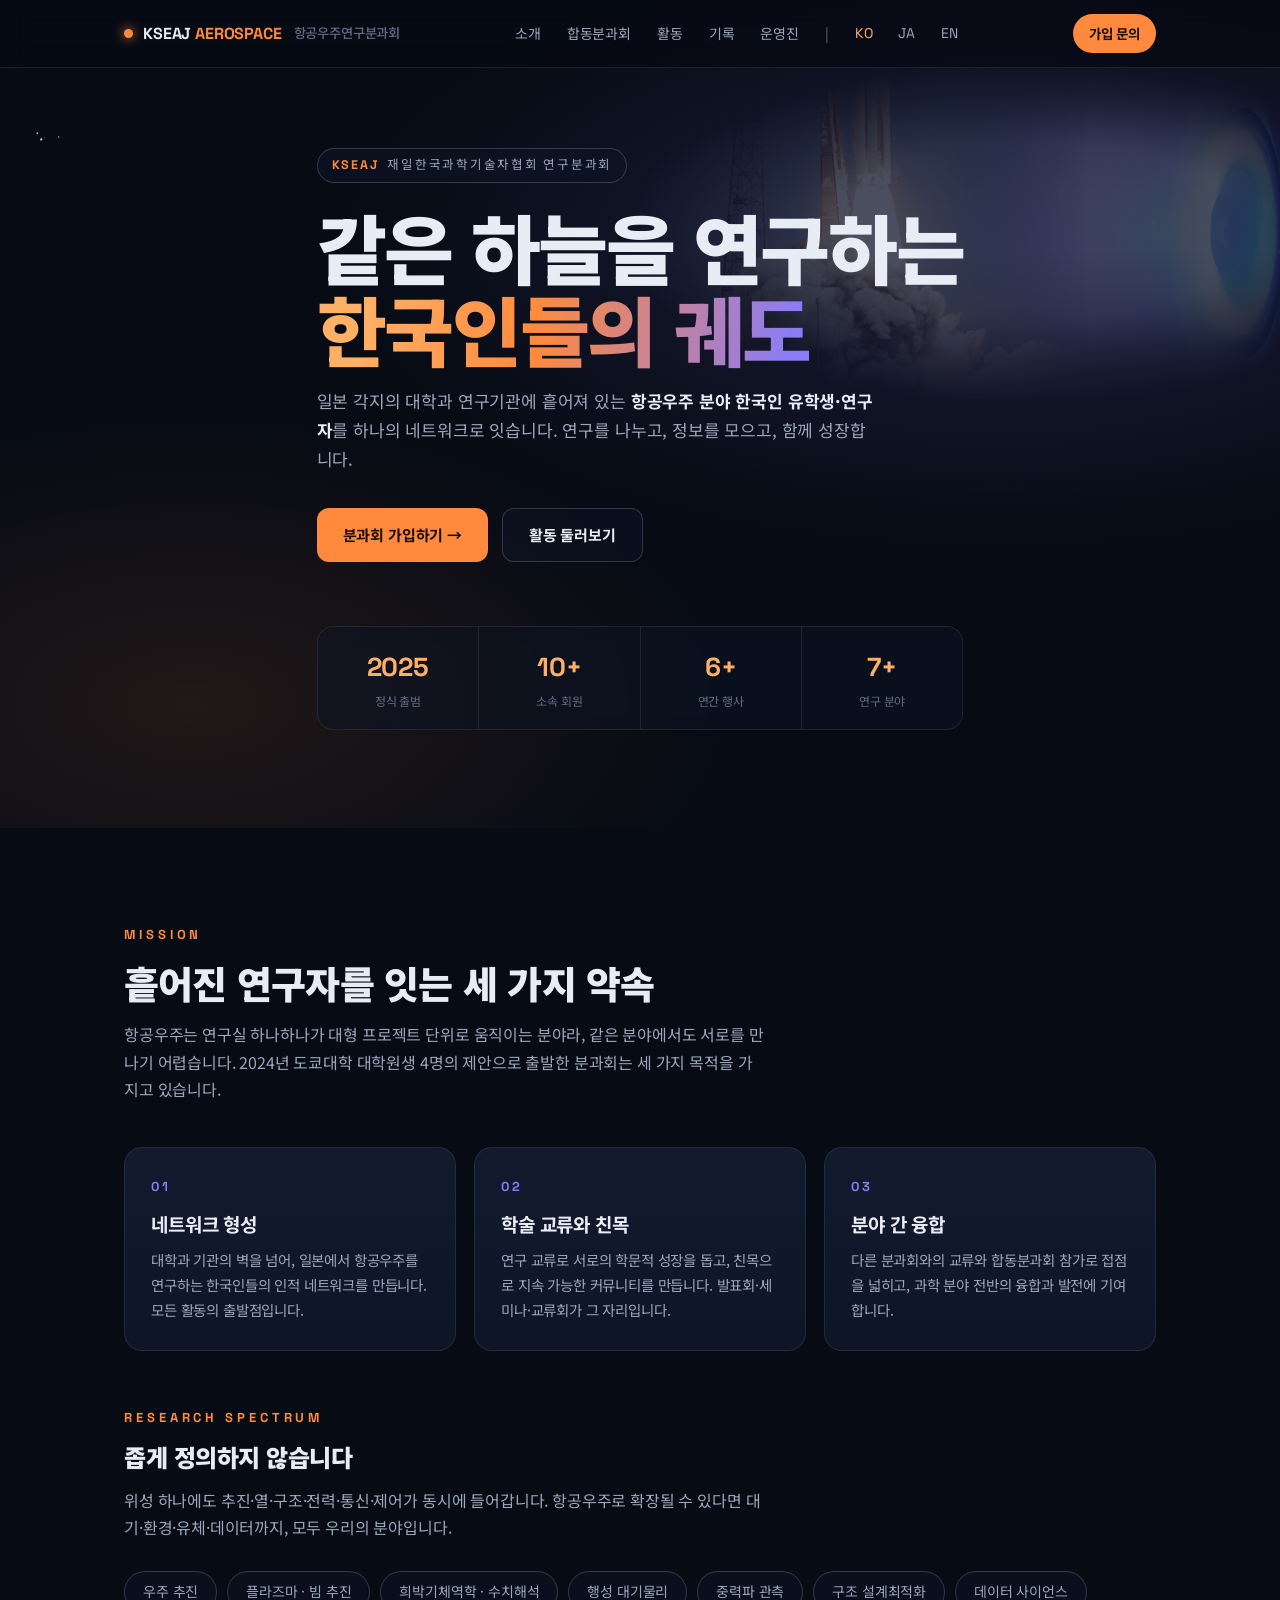
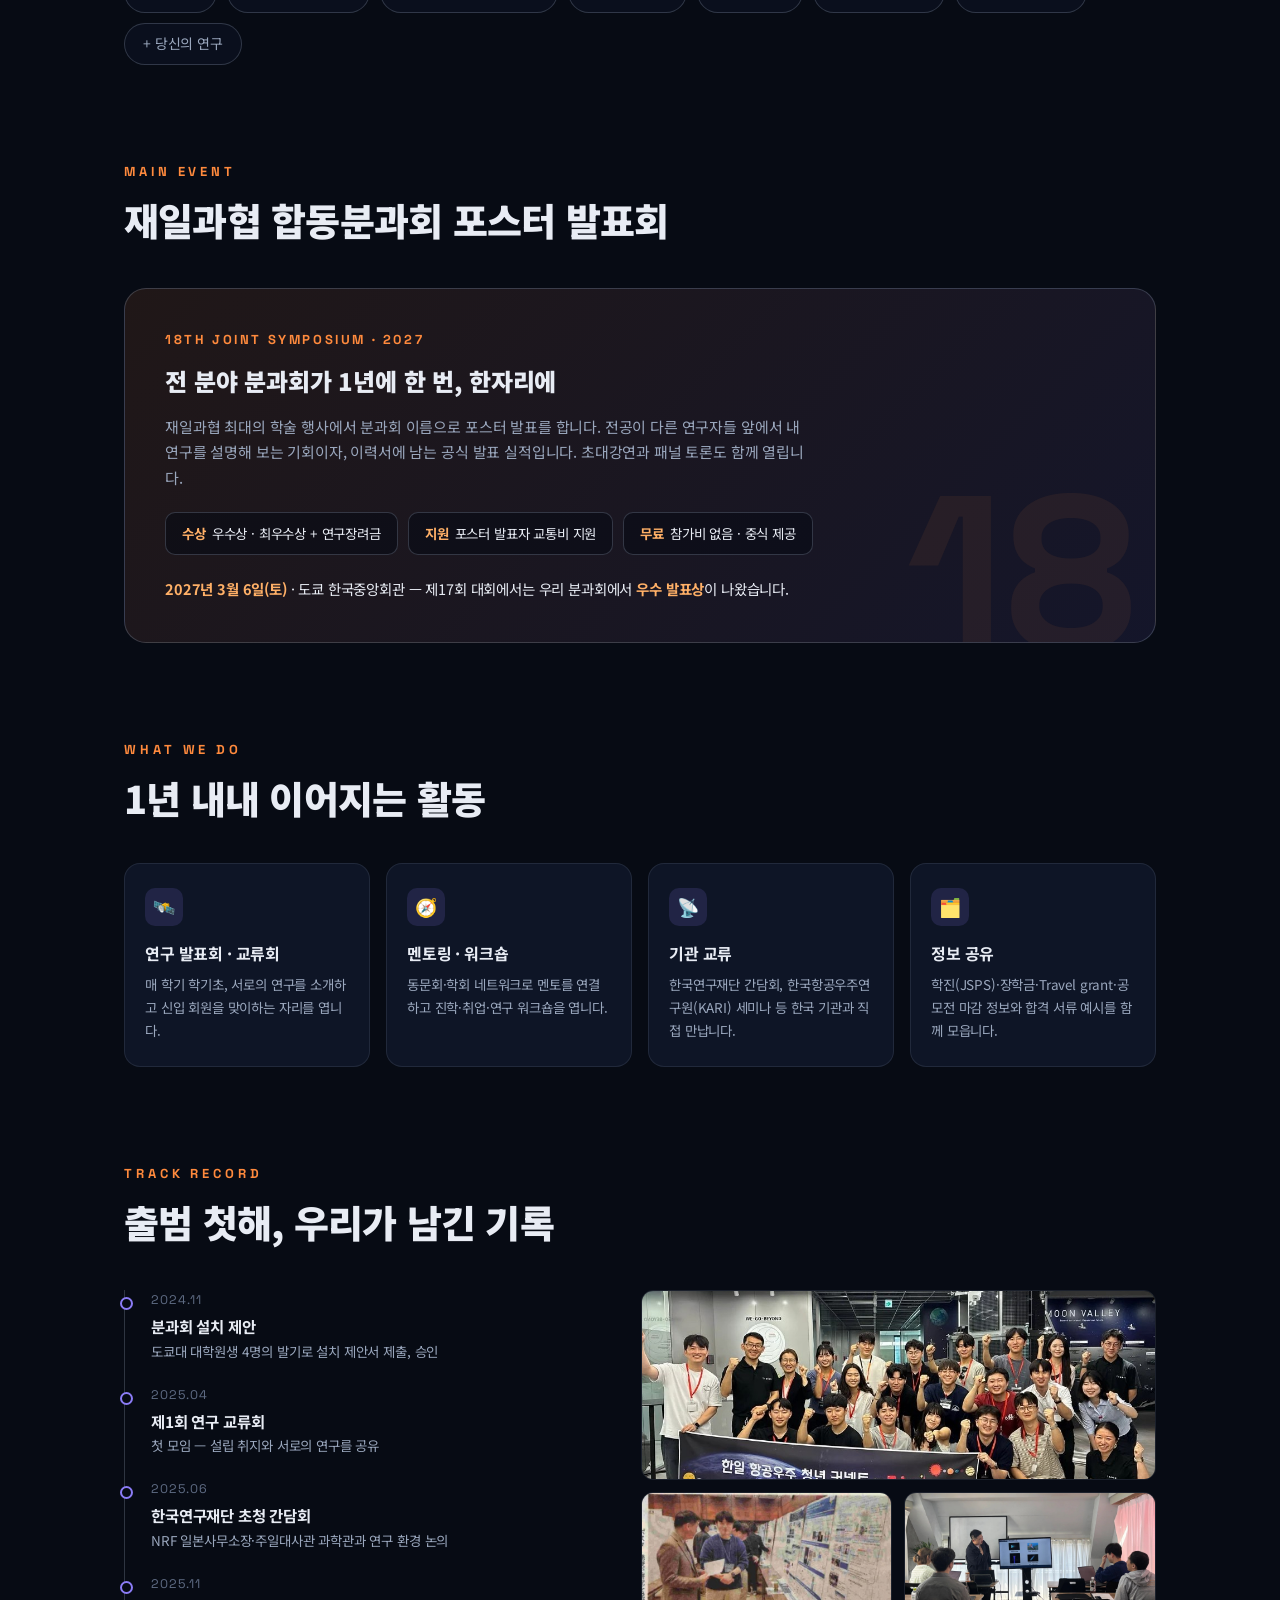
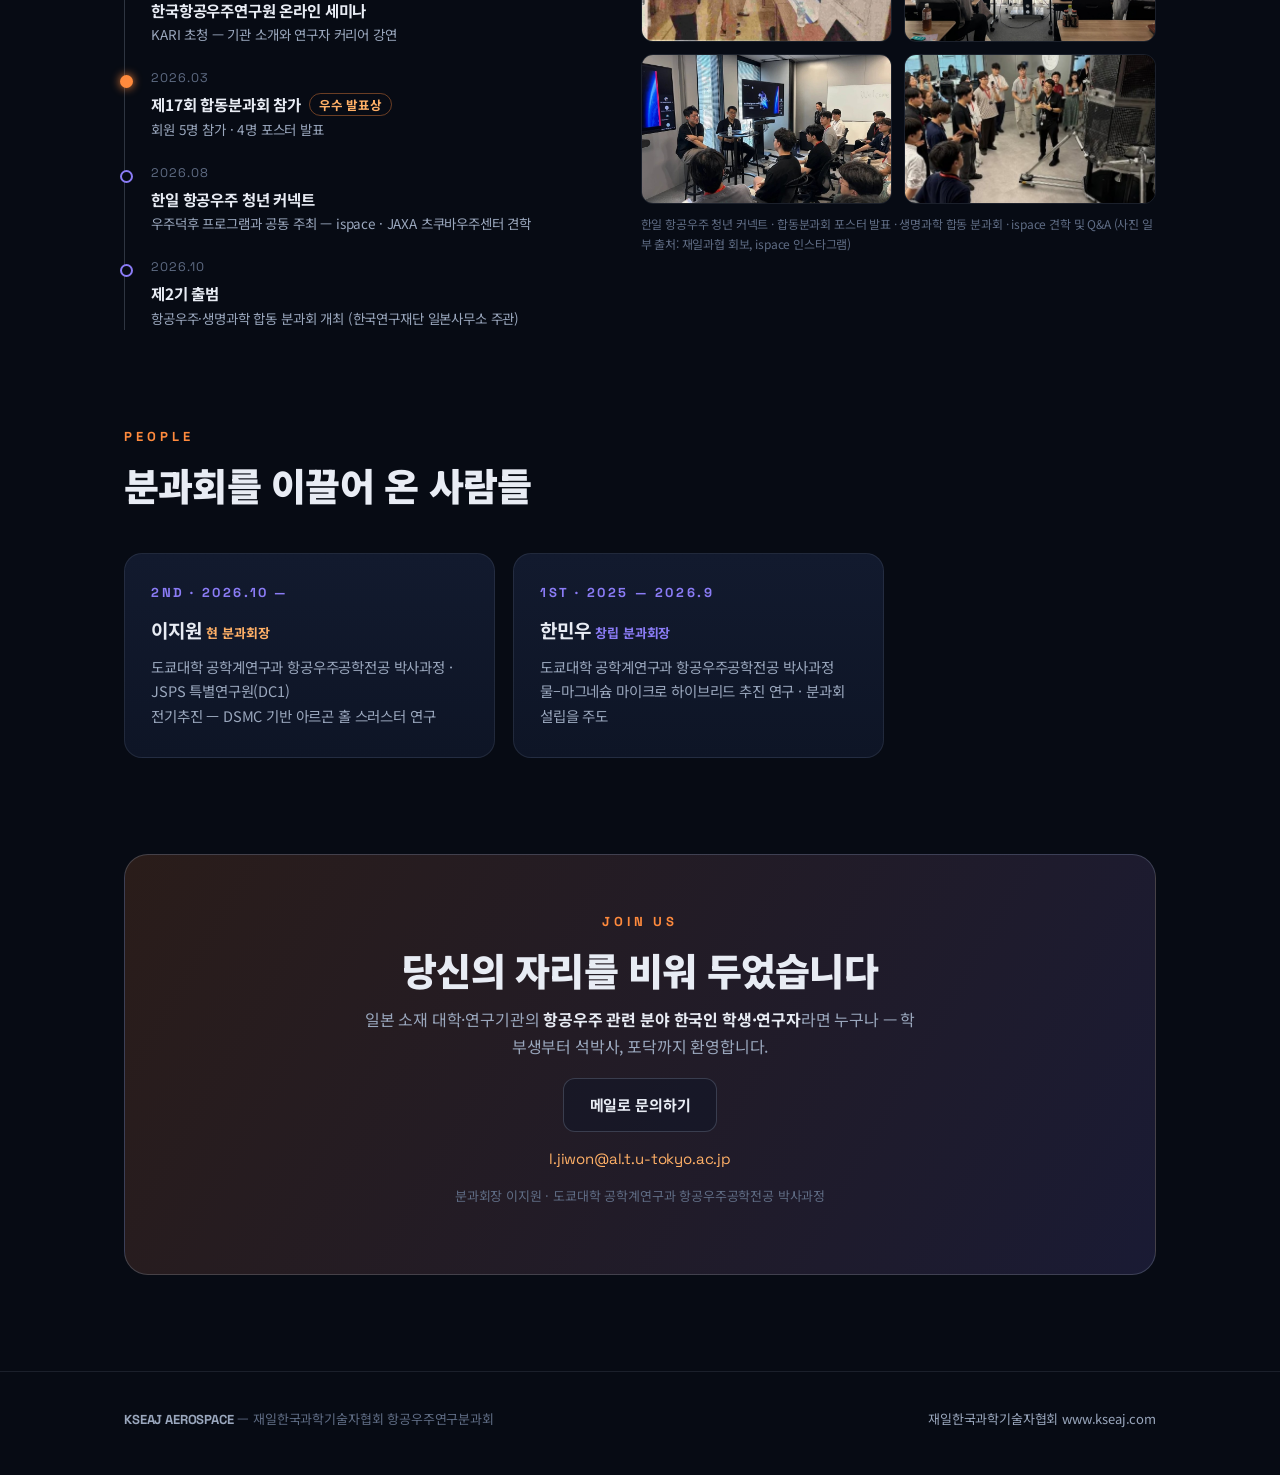
<file: index.html>
<!doctype html>
<html lang="ko">
<head>
<meta charset="utf-8">
<meta name="viewport" content="width=device-width,initial-scale=1">
<title>항공우주연구분과회 — 재일한국과학기술자협회</title>
<meta name="description" content="일본에서 항공우주를 연구하는 한국인 유학생·연구자의 네트워크. 재일한국과학기술자협회(KSEAJ) 항공우주연구분과회.">
<link rel="preconnect" href="https://fonts.googleapis.com">
<link href="https://fonts.googleapis.com/css2?family=Noto+Sans+KR:wght@400;500;700;900&family=Space+Grotesk:wght@500;700&display=swap" rel="stylesheet">
<link rel="stylesheet" href="style.css">
</head>
<body>

<nav><div class="in">
  <a class="brand" href="#top"><span class="dot"></span><span class="en">KSEAJ <b style="color:var(--flame)">AEROSPACE</b></span><small>항공우주연구분과회</small></a>
  <div class="links">
    <a href="#about">소개</a><a href="#event">합동분과회</a><a href="#activity">활동</a><a href="#history">기록</a><a href="#people">운영진</a>
    <span style="color:var(--dim)">|</span>
    <a class="en" href="index.html" style="color:var(--flame2)">KO</a><a class="en" href="ja.html">JA</a><a class="en" href="en.html">EN</a>
  </div>
  <a class="join" href="#join">가입 문의</a>
</div></nav>

<header class="hero" id="top">
  <canvas id="stars"></canvas>
  <img class="glow" src="img/hero.jpg" alt="">
  <div class="wrap in">
    <span class="kick en"><b>KSEAJ</b> 재일한국과학기술자협회 연구분과회</span>
    <h1>같은 하늘을 연구하는<br><span class="grad">한국인들의 궤도</span></h1>
    <p class="lead">일본 각지의 대학과 연구기관에 흩어져 있는 <b>항공우주 분야 한국인 유학생·연구자</b>를 하나의 네트워크로 잇습니다. 연구를 나누고, 정보를 모으고, 함께 성장합니다.</p>
    <div class="cta">
      <a class="btn pri" href="#join">분과회 가입하기 →</a>
      <a class="btn sec" href="#activity">활동 둘러보기</a>
    </div>
    <div class="stats">
      <div class="stat"><div class="n en">2025</div><div class="l">정식 출범</div></div>
      <div class="stat"><div class="n en">10+</div><div class="l">소속 회원</div></div>
      <div class="stat"><div class="n en">6+</div><div class="l">연간 행사</div></div>
      <div class="stat"><div class="n en">7+</div><div class="l">연구 분야</div></div>
    </div>
  </div>
</header>

<section id="about"><div class="wrap">
  <div class="reveal">
    <div class="sec-kick en">MISSION</div>
    <h2>흩어진 연구자를 잇는 세 가지 약속</h2>
    <p class="sec-sub">항공우주는 연구실 하나하나가 대형 프로젝트 단위로 움직이는 분야라, 같은 분야에서도 서로를 만나기 어렵습니다. 2024년 도쿄대학 대학원생 4명의 제안으로 출발한 분과회는 세 가지 목적을 가지고 있습니다.</p>
  </div>
  <div class="cards3">
    <div class="card reveal"><div class="num en">01</div><h3>네트워크 형성</h3><p>대학과 기관의 벽을 넘어, 일본에서 항공우주를 연구하는 한국인들의 인적 네트워크를 만듭니다. 모든 활동의 출발점입니다.</p></div>
    <div class="card reveal"><div class="num en">02</div><h3>학술 교류와 친목</h3><p>연구 교류로 서로의 학문적 성장을 돕고, 친목으로 지속 가능한 커뮤니티를 만듭니다. 발표회·세미나·교류회가 그 자리입니다.</p></div>
    <div class="card reveal"><div class="num en">03</div><h3>분야 간 융합</h3><p>다른 분과회와의 교류와 합동분과회 참가로 접점을 넓히고, 과학 분야 전반의 융합과 발전에 기여합니다.</p></div>
  </div>
  <div class="reveal" style="margin-top:56px">
    <div class="sec-kick en">RESEARCH SPECTRUM</div>
    <h2 style="font-size:24px">좁게 정의하지 않습니다</h2>
    <p class="sec-sub">위성 하나에도 추진·열·구조·전력·통신·제어가 동시에 들어갑니다. 항공우주로 확장될 수 있다면 대기·환경·유체·데이터까지, 모두 우리의 분야입니다.</p>
    <div class="chips">
      <span class="chip">우주 추진</span><span class="chip">플라즈마 · 빔 추진</span><span class="chip">희박기체역학 · 수치해석</span><span class="chip">행성 대기물리</span><span class="chip">중력파 관측</span><span class="chip">구조 설계최적화</span><span class="chip">데이터 사이언스</span><span class="chip">+ 당신의 연구</span>
    </div>
  </div>
</div></section>

<section id="event" style="padding-top:0"><div class="wrap">
  <div class="reveal">
    <div class="sec-kick en">MAIN EVENT</div>
    <h2>재일과협 합동분과회 포스터 발표회</h2>
  </div>
  <div class="event reveal">
    <h3><small class="en">18TH JOINT SYMPOSIUM · 2027</small>전 분야 분과회가 1년에 한 번, 한자리에</h3>
    <p>재일과협 최대의 학술 행사에서 분과회 이름으로 포스터 발표를 합니다. 전공이 다른 연구자들 앞에서 내 연구를 설명해 보는 기회이자, 이력서에 남는 공식 발표 실적입니다. 초대강연과 패널 토론도 함께 열립니다.</p>
    <div class="tags">
      <span class="tag"><b>수상</b>우수상 · 최우수상 + 연구장려금</span>
      <span class="tag"><b>지원</b>포스터 발표자 교통비 지원</span>
      <span class="tag"><b>무료</b>참가비 없음 · 중식 제공</span>
    </div>
    <div class="meta"><b>2027년 3월 6일(토)</b> · 도쿄 한국중앙회관 — 제17회 대회에서는 우리 분과회에서 <b>우수 발표상</b>이 나왔습니다.</div>
  </div>
</div></section>

<section id="activity" style="padding-top:0"><div class="wrap">
  <div class="reveal">
    <div class="sec-kick en">WHAT WE DO</div>
    <h2>1년 내내 이어지는 활동</h2>
  </div>
  <div class="acts">
    <div class="act reveal"><div class="ic">🛰️</div><h4>연구 발표회 · 교류회</h4><p>매 학기 학기초, 서로의 연구를 소개하고 신입 회원을 맞이하는 자리를 엽니다.</p></div>
    <div class="act reveal"><div class="ic">🧭</div><h4>멘토링 · 워크숍</h4><p>동문회·학회 네트워크로 멘토를 연결하고 진학·취업·연구 워크숍을 엽니다.</p></div>
    <div class="act reveal"><div class="ic">📡</div><h4>기관 교류</h4><p>한국연구재단 간담회, 한국항공우주연구원(KARI) 세미나 등 한국 기관과 직접 만납니다.</p></div>
    <div class="act reveal"><div class="ic">🗂️</div><h4>정보 공유</h4><p>학진(JSPS)·장학금·Travel grant·공모전 마감 정보와 합격 서류 예시를 함께 모읍니다.</p></div>
  </div>
</div></section>

<section id="history" style="padding-top:0"><div class="wrap">
  <div class="reveal">
    <div class="sec-kick en">TRACK RECORD</div>
    <h2>출범 첫해, 우리가 남긴 기록</h2>
  </div>
  <div class="history">
    <div class="tl reveal">
      <div class="item"><div class="d">2024.11</div><div class="t">분과회 설치 제안</div><div class="s">도쿄대 대학원생 4명의 발기로 설치 제안서 제출, 승인</div></div>
      <div class="item"><div class="d">2025.04</div><div class="t">제1회 연구 교류회</div><div class="s">첫 모임 — 설립 취지와 서로의 연구를 공유</div></div>
      <div class="item"><div class="d">2025.06</div><div class="t">한국연구재단 초청 간담회</div><div class="s">NRF 일본사무소장·주일대사관 과학관과 연구 환경 논의</div></div>
      <div class="item"><div class="d">2025.11</div><div class="t">한국항공우주연구원 온라인 세미나</div><div class="s">KARI 초청 — 기관 소개와 연구자 커리어 강연</div></div>
      <div class="item hot"><div class="d">2026.03</div><div class="t">제17회 합동분과회 참가<span class="win">우수 발표상</span></div><div class="s">회원 5명 참가 · 4명 포스터 발표</div></div>
      <div class="item"><div class="d">2026.08</div><div class="t">한일 항공우주 청년 커넥트</div><div class="s">우주덕후 프로그램과 공동 주최 — ispace · JAXA 츠쿠바우주센터 견학</div></div>
      <div class="item"><div class="d">2026.10</div><div class="t">제2기 출범</div><div class="s">항공우주·생명과학 합동 분과회 개최 (한국연구재단 일본사무소 주관)</div></div>
    </div>
    <div class="reveal">
      <div class="gal">
        <div class="wide"><img src="img/act3a.jpg" alt="한일 항공우주 청년 커넥트 in Tokyo"></div>
        <img src="img/act1.jpg" alt="합동분과회 포스터 발표">
        <img src="img/act2.jpg" alt="항공우주·생명과학 합동 분과회">
        <img src="img/act3b.jpg" alt="ispace Q&A">
        <img src="img/act3c.jpg" alt="ispace 위성 견학">
      </div>
      <div class="gal-cap">한일 항공우주 청년 커넥트 · 합동분과회 포스터 발표 · 생명과학 합동 분과회 · ispace 견학 및 Q&amp;A (사진 일부 출처: 재일과협 회보, ispace 인스타그램)</div>
    </div>
  </div>
</div></section>

<section id="people" style="padding-top:0"><div class="wrap">
  <div class="reveal">
    <div class="sec-kick en">PEOPLE</div>
    <h2>분과회를 이끌어 온 사람들</h2>
  </div>
  <div class="cards3" style="grid-template-columns:repeat(2,1fr);max-width:760px">
    <div class="card reveal">
      <div class="num en">2ND · 2026.10 —</div>
      <h3>이지원 <span style="font-size:13px;color:var(--flame2);font-weight:700">현 분과회장</span></h3>
      <p>도쿄대학 공학계연구과 항공우주공학전공 박사과정 · JSPS 특별연구원(DC1)<br>전기추진 — DSMC 기반 아르곤 홀 스러스터 연구</p>
    </div>
    <div class="card reveal">
      <div class="num en">1ST · 2025 — 2026.9</div>
      <h3>한민우 <span style="font-size:13px;color:var(--plume);font-weight:700">창립 분과회장</span></h3>
      <p>도쿄대학 공학계연구과 항공우주공학전공 박사과정<br>물–마그네슘 마이크로 하이브리드 추진 연구 · 분과회 설립을 주도</p>
    </div>
  </div>
</div></section>

<section id="join" style="padding-top:0"><div class="wrap">
  <div class="join-box reveal">
    <div class="sec-kick en" style="letter-spacing:.3em">JOIN US</div>
    <h2>당신의 자리를 비워 두었습니다</h2>
    <p>일본 소재 대학·연구기관의 <b>항공우주 관련 분야 한국인 학생·연구자</b>라면 누구나 — 학부생부터 석박사, 포닥까지 환영합니다.</p>
    <p style="margin-top:18px;display:flex;gap:12px;justify-content:center;flex-wrap:wrap">
      <a class="btn pri" id="formBtn" href="#" style="display:none">가입 신청서 작성하기 →</a>
      <a class="btn sec" href="mailto:l.jiwon@al.t.u-tokyo.ac.jp?subject=[항공우주분과회] 가입 문의">메일로 문의하기</a>
    </p>
    <span class="mail">l.jiwon@al.t.u-tokyo.ac.jp</span>
    <p style="font-size:13px;color:var(--dim);margin-top:14px">분과회장 이지원 · 도쿄대학 공학계연구과 항공우주공학전공 박사과정</p>
  </div>
</div></section>

<footer><div class="in">
  <div><span class="en" style="color:var(--sub);font-weight:700">KSEAJ AEROSPACE</span> — 재일한국과학기술자협회 항공우주연구분과회</div>
  <div><a href="https://www.kseaj.com" target="_blank" rel="noopener">재일한국과학기술자협회 www.kseaj.com</a></div>
</div></footer>

<script src="site.js"></script>
</body>
</html>
</file>
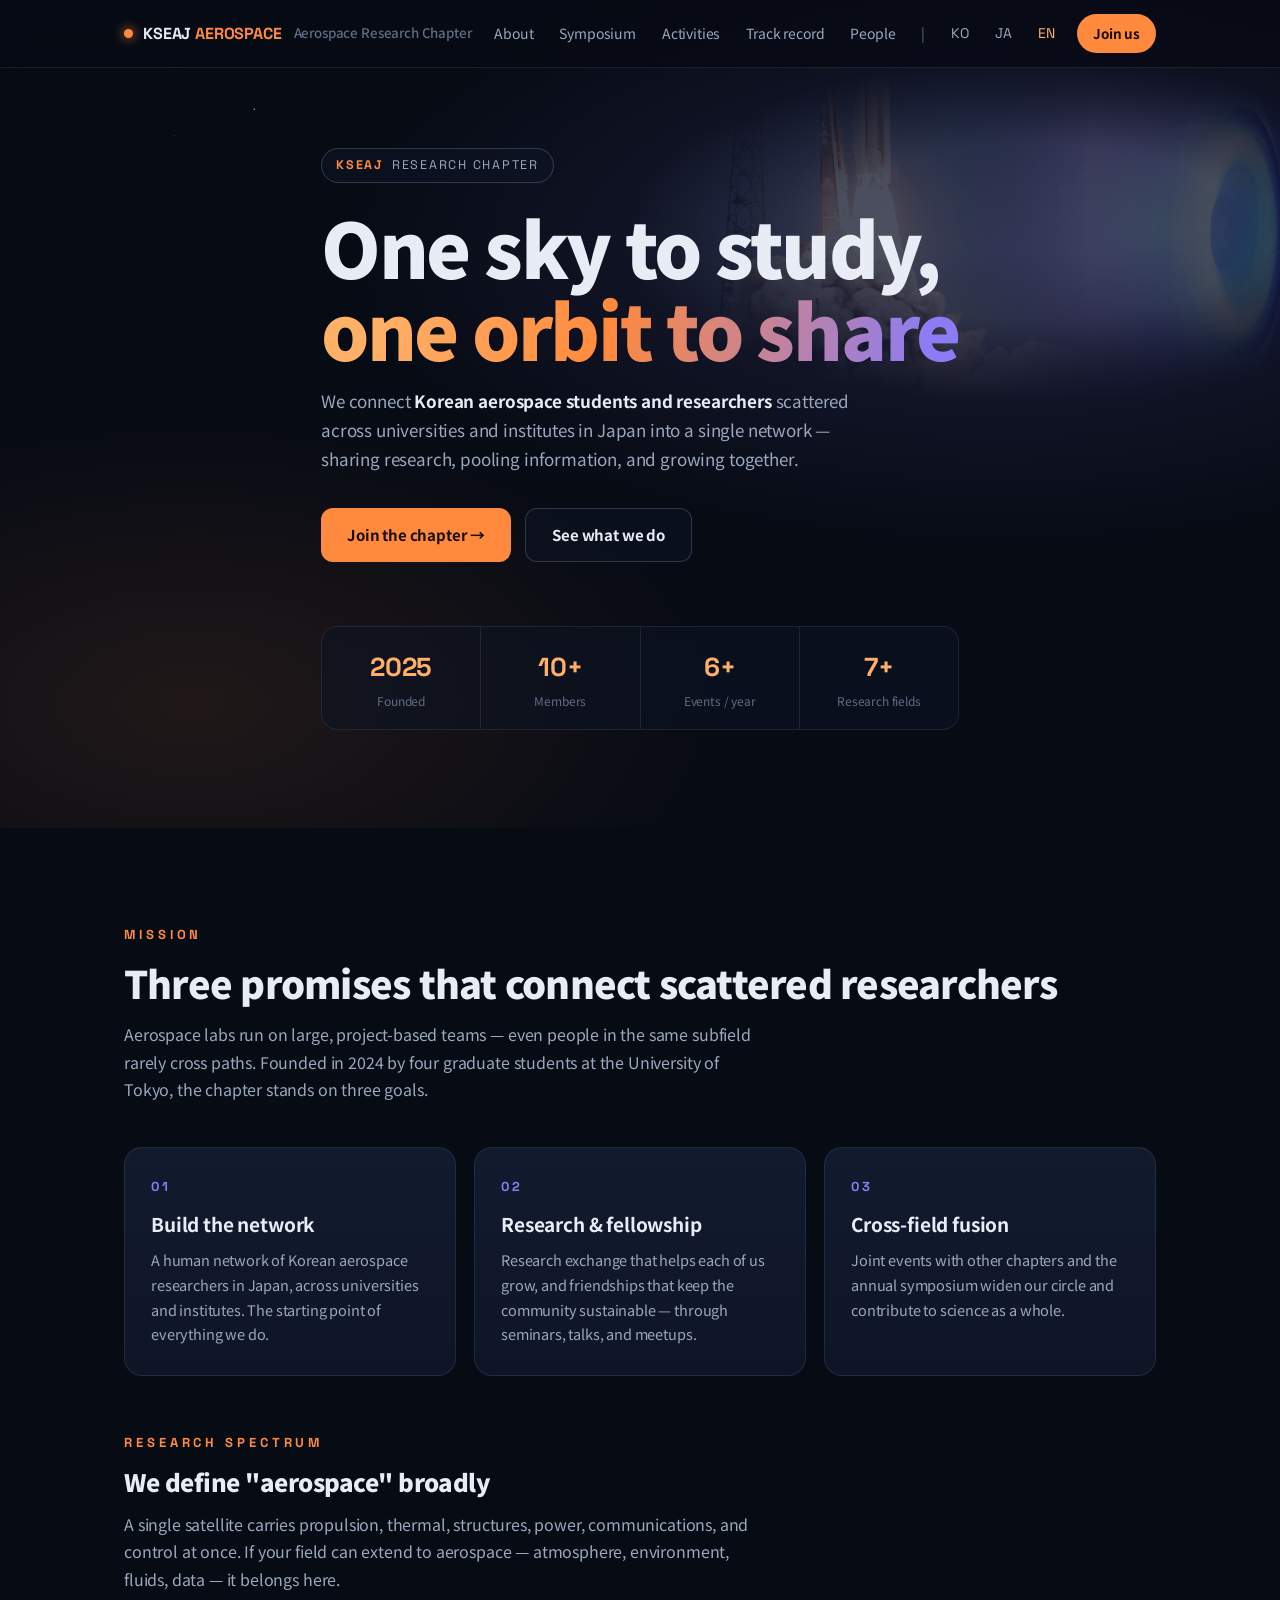
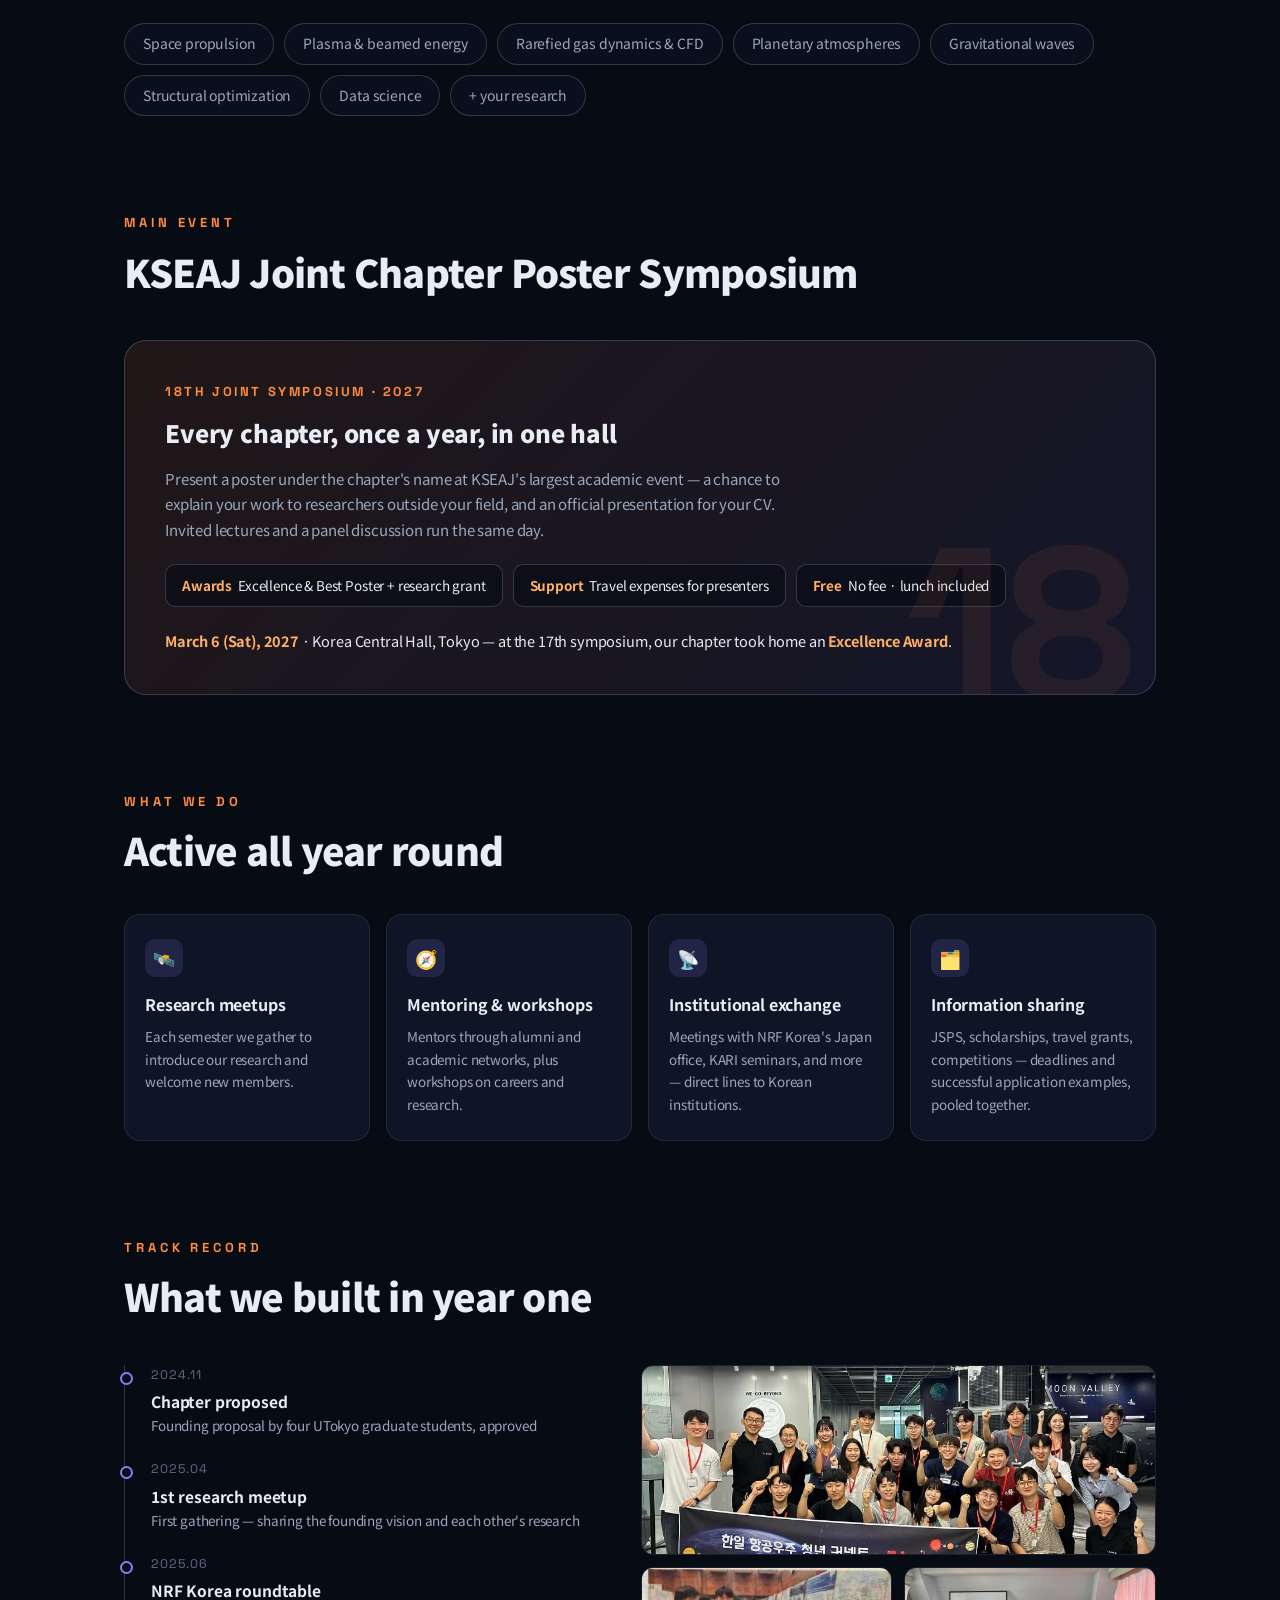
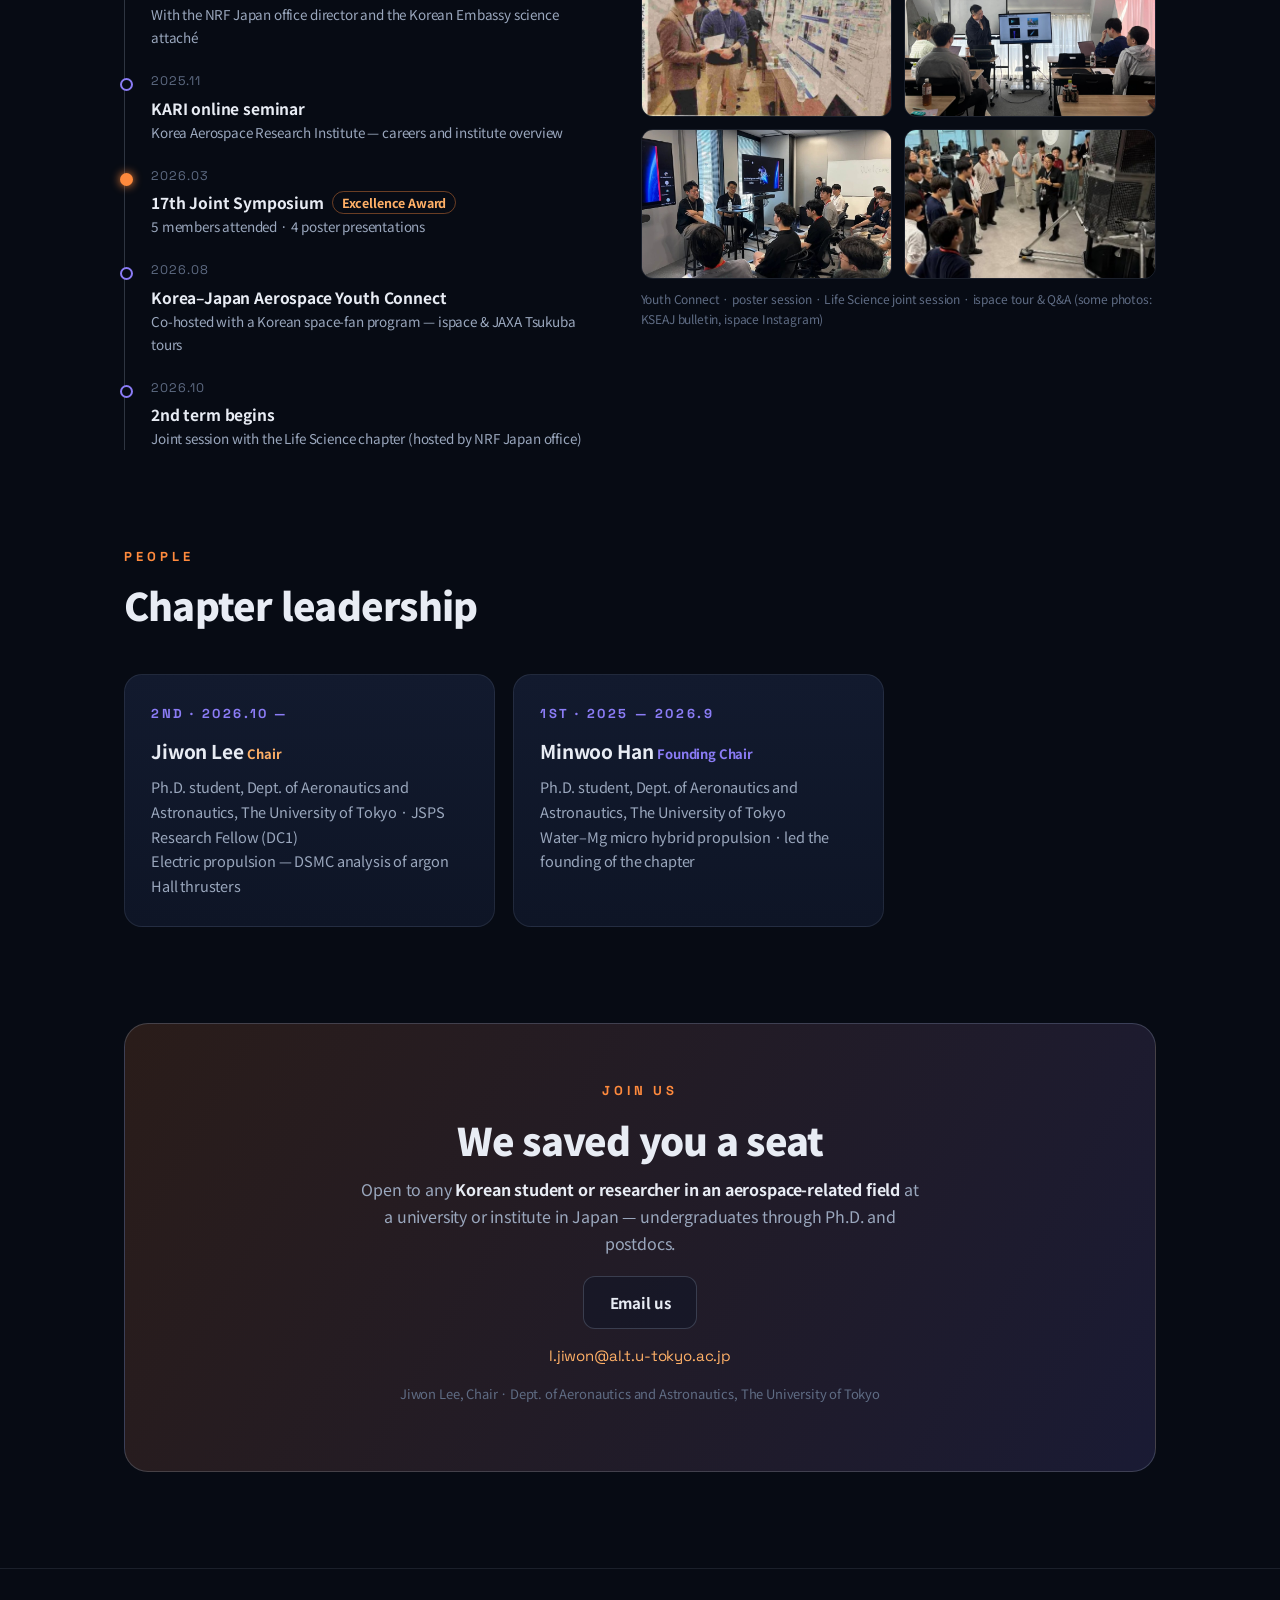
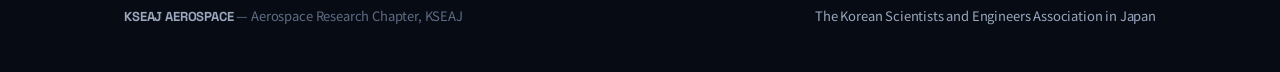
<file: en.html>
<!doctype html>
<html lang="en">
<head>
<meta charset="utf-8">
<meta name="viewport" content="width=device-width,initial-scale=1">
<title>Aerospace Research Chapter — KSEAJ</title>
<meta name="description" content="The network of Korean aerospace students and researchers in Japan. Aerospace Research Chapter, The Korean Scientists and Engineers Association in Japan (KSEAJ).">
<link rel="preconnect" href="https://fonts.googleapis.com">
<link href="https://fonts.googleapis.com/css2?family=Noto+Sans+KR:wght@400;500;700;900&family=Space+Grotesk:wght@500;700&display=swap" rel="stylesheet">
<link rel="stylesheet" href="style.css">
</head>
<body>

<nav><div class="in">
  <a class="brand" href="#top"><span class="dot"></span><span class="en">KSEAJ <b style="color:var(--flame)">AEROSPACE</b></span><small>Aerospace Research Chapter</small></a>
  <div class="links">
    <a href="#about">About</a><a href="#event">Symposium</a><a href="#activity">Activities</a><a href="#history">Track record</a><a href="#people">People</a>
    <span style="color:var(--dim)">|</span>
    <a class="en" href="index.html">KO</a><a class="en" href="ja.html">JA</a><a class="en" href="en.html" style="color:var(--flame2)">EN</a>
  </div>
  <a class="join" href="#join">Join us</a>
</div></nav>

<header class="hero" id="top">
  <canvas id="stars"></canvas>
  <img class="glow" src="img/hero.jpg" alt="">
  <div class="wrap in">
    <span class="kick en"><b>KSEAJ</b> RESEARCH CHAPTER</span>
    <h1>One sky to study,<br><span class="grad">one orbit to share</span></h1>
    <p class="lead">We connect <b>Korean aerospace students and researchers</b> scattered across universities and institutes in Japan into a single network — sharing research, pooling information, and growing together.</p>
    <div class="cta">
      <a class="btn pri" href="#join">Join the chapter →</a>
      <a class="btn sec" href="#activity">See what we do</a>
    </div>
    <div class="stats">
      <div class="stat"><div class="n en">2025</div><div class="l">Founded</div></div>
      <div class="stat"><div class="n en">10+</div><div class="l">Members</div></div>
      <div class="stat"><div class="n en">6+</div><div class="l">Events / year</div></div>
      <div class="stat"><div class="n en">7+</div><div class="l">Research fields</div></div>
    </div>
  </div>
</header>

<section id="about"><div class="wrap">
  <div class="reveal">
    <div class="sec-kick en">MISSION</div>
    <h2>Three promises that connect scattered researchers</h2>
    <p class="sec-sub">Aerospace labs run on large, project-based teams — even people in the same subfield rarely cross paths. Founded in 2024 by four graduate students at the University of Tokyo, the chapter stands on three goals.</p>
  </div>
  <div class="cards3">
    <div class="card reveal"><div class="num en">01</div><h3>Build the network</h3><p>A human network of Korean aerospace researchers in Japan, across universities and institutes. The starting point of everything we do.</p></div>
    <div class="card reveal"><div class="num en">02</div><h3>Research &amp; fellowship</h3><p>Research exchange that helps each of us grow, and friendships that keep the community sustainable — through seminars, talks, and meetups.</p></div>
    <div class="card reveal"><div class="num en">03</div><h3>Cross-field fusion</h3><p>Joint events with other chapters and the annual symposium widen our circle and contribute to science as a whole.</p></div>
  </div>
  <div class="reveal" style="margin-top:56px">
    <div class="sec-kick en">RESEARCH SPECTRUM</div>
    <h2 style="font-size:24px">We define "aerospace" broadly</h2>
    <p class="sec-sub">A single satellite carries propulsion, thermal, structures, power, communications, and control at once. If your field can extend to aerospace — atmosphere, environment, fluids, data — it belongs here.</p>
    <div class="chips">
      <span class="chip">Space propulsion</span><span class="chip">Plasma &amp; beamed energy</span><span class="chip">Rarefied gas dynamics &amp; CFD</span><span class="chip">Planetary atmospheres</span><span class="chip">Gravitational waves</span><span class="chip">Structural optimization</span><span class="chip">Data science</span><span class="chip">+ your research</span>
    </div>
  </div>
</div></section>

<section id="event" style="padding-top:0"><div class="wrap">
  <div class="reveal">
    <div class="sec-kick en">MAIN EVENT</div>
    <h2>KSEAJ Joint Chapter Poster Symposium</h2>
  </div>
  <div class="event reveal">
    <h3><small class="en">18TH JOINT SYMPOSIUM · 2027</small>Every chapter, once a year, in one hall</h3>
    <p>Present a poster under the chapter's name at KSEAJ's largest academic event — a chance to explain your work to researchers outside your field, and an official presentation for your CV. Invited lectures and a panel discussion run the same day.</p>
    <div class="tags">
      <span class="tag"><b>Awards</b>Excellence &amp; Best Poster + research grant</span>
      <span class="tag"><b>Support</b>Travel expenses for presenters</span>
      <span class="tag"><b>Free</b>No fee · lunch included</span>
    </div>
    <div class="meta"><b>March 6 (Sat), 2027</b> · Korea Central Hall, Tokyo — at the 17th symposium, our chapter took home an <b>Excellence Award</b>.</div>
  </div>
</div></section>

<section id="activity" style="padding-top:0"><div class="wrap">
  <div class="reveal">
    <div class="sec-kick en">WHAT WE DO</div>
    <h2>Active all year round</h2>
  </div>
  <div class="acts">
    <div class="act reveal"><div class="ic">🛰️</div><h4>Research meetups</h4><p>Each semester we gather to introduce our research and welcome new members.</p></div>
    <div class="act reveal"><div class="ic">🧭</div><h4>Mentoring &amp; workshops</h4><p>Mentors through alumni and academic networks, plus workshops on careers and research.</p></div>
    <div class="act reveal"><div class="ic">📡</div><h4>Institutional exchange</h4><p>Meetings with NRF Korea's Japan office, KARI seminars, and more — direct lines to Korean institutions.</p></div>
    <div class="act reveal"><div class="ic">🗂️</div><h4>Information sharing</h4><p>JSPS, scholarships, travel grants, competitions — deadlines and successful application examples, pooled together.</p></div>
  </div>
</div></section>

<section id="history" style="padding-top:0"><div class="wrap">
  <div class="reveal">
    <div class="sec-kick en">TRACK RECORD</div>
    <h2>What we built in year one</h2>
  </div>
  <div class="history">
    <div class="tl reveal">
      <div class="item"><div class="d">2024.11</div><div class="t">Chapter proposed</div><div class="s">Founding proposal by four UTokyo graduate students, approved</div></div>
      <div class="item"><div class="d">2025.04</div><div class="t">1st research meetup</div><div class="s">First gathering — sharing the founding vision and each other's research</div></div>
      <div class="item"><div class="d">2025.06</div><div class="t">NRF Korea roundtable</div><div class="s">With the NRF Japan office director and the Korean Embassy science attaché</div></div>
      <div class="item"><div class="d">2025.11</div><div class="t">KARI online seminar</div><div class="s">Korea Aerospace Research Institute — careers and institute overview</div></div>
      <div class="item hot"><div class="d">2026.03</div><div class="t">17th Joint Symposium<span class="win">Excellence Award</span></div><div class="s">5 members attended · 4 poster presentations</div></div>
      <div class="item"><div class="d">2026.08</div><div class="t">Korea–Japan Aerospace Youth Connect</div><div class="s">Co-hosted with a Korean space-fan program — ispace &amp; JAXA Tsukuba tours</div></div>
      <div class="item"><div class="d">2026.10</div><div class="t">2nd term begins</div><div class="s">Joint session with the Life Science chapter (hosted by NRF Japan office)</div></div>
    </div>
    <div class="reveal">
      <div class="gal">
        <div class="wide"><img src="img/act3a.jpg" alt="Korea-Japan Aerospace Youth Connect in Tokyo"></div>
        <img src="img/act1.jpg" alt="Joint symposium poster session">
        <img src="img/act2.jpg" alt="Joint session with Life Science chapter">
        <img src="img/act3b.jpg" alt="ispace Q&A">
        <img src="img/act3c.jpg" alt="ispace lander tour">
      </div>
      <div class="gal-cap">Youth Connect · poster session · Life Science joint session · ispace tour &amp; Q&amp;A (some photos: KSEAJ bulletin, ispace Instagram)</div>
    </div>
  </div>
</div></section>

<section id="people" style="padding-top:0"><div class="wrap">
  <div class="reveal">
    <div class="sec-kick en">PEOPLE</div>
    <h2>Chapter leadership</h2>
  </div>
  <div class="cards3" style="grid-template-columns:repeat(2,1fr);max-width:760px">
    <div class="card reveal">
      <div class="num en">2ND · 2026.10 —</div>
      <h3>Jiwon Lee <span style="font-size:13px;color:var(--flame2);font-weight:700">Chair</span></h3>
      <p>Ph.D. student, Dept. of Aeronautics and Astronautics, The University of Tokyo · JSPS Research Fellow (DC1)<br>Electric propulsion — DSMC analysis of argon Hall thrusters</p>
    </div>
    <div class="card reveal">
      <div class="num en">1ST · 2025 — 2026.9</div>
      <h3>Minwoo Han <span style="font-size:13px;color:var(--plume);font-weight:700">Founding Chair</span></h3>
      <p>Ph.D. student, Dept. of Aeronautics and Astronautics, The University of Tokyo<br>Water–Mg micro hybrid propulsion · led the founding of the chapter</p>
    </div>
  </div>
</div></section>

<section id="join" style="padding-top:0"><div class="wrap">
  <div class="join-box reveal">
    <div class="sec-kick en" style="letter-spacing:.3em">JOIN US</div>
    <h2>We saved you a seat</h2>
    <p>Open to any <b>Korean student or researcher in an aerospace-related field</b> at a university or institute in Japan — undergraduates through Ph.D. and postdocs.</p>
    <p style="margin-top:18px;display:flex;gap:12px;justify-content:center;flex-wrap:wrap">
      <a class="btn pri" id="formBtn" href="#" style="display:none">Open application form →</a>
      <a class="btn sec" href="mailto:l.jiwon@al.t.u-tokyo.ac.jp?subject=[KSEAJ Aerospace] Membership inquiry">Email us</a>
    </p>
    <span class="mail">l.jiwon@al.t.u-tokyo.ac.jp</span>
    <p style="font-size:13px;color:var(--dim);margin-top:14px">Jiwon Lee, Chair · Dept. of Aeronautics and Astronautics, The University of Tokyo</p>
  </div>
</div></section>

<footer><div class="in">
  <div><span class="en" style="color:var(--sub);font-weight:700">KSEAJ AEROSPACE</span> — Aerospace Research Chapter, KSEAJ</div>
  <div><a href="https://www.kseaj.com" target="_blank" rel="noopener">The Korean Scientists and Engineers Association in Japan</a></div>
</div></footer>

<script src="site.js"></script>
</body>
</html>
</file>
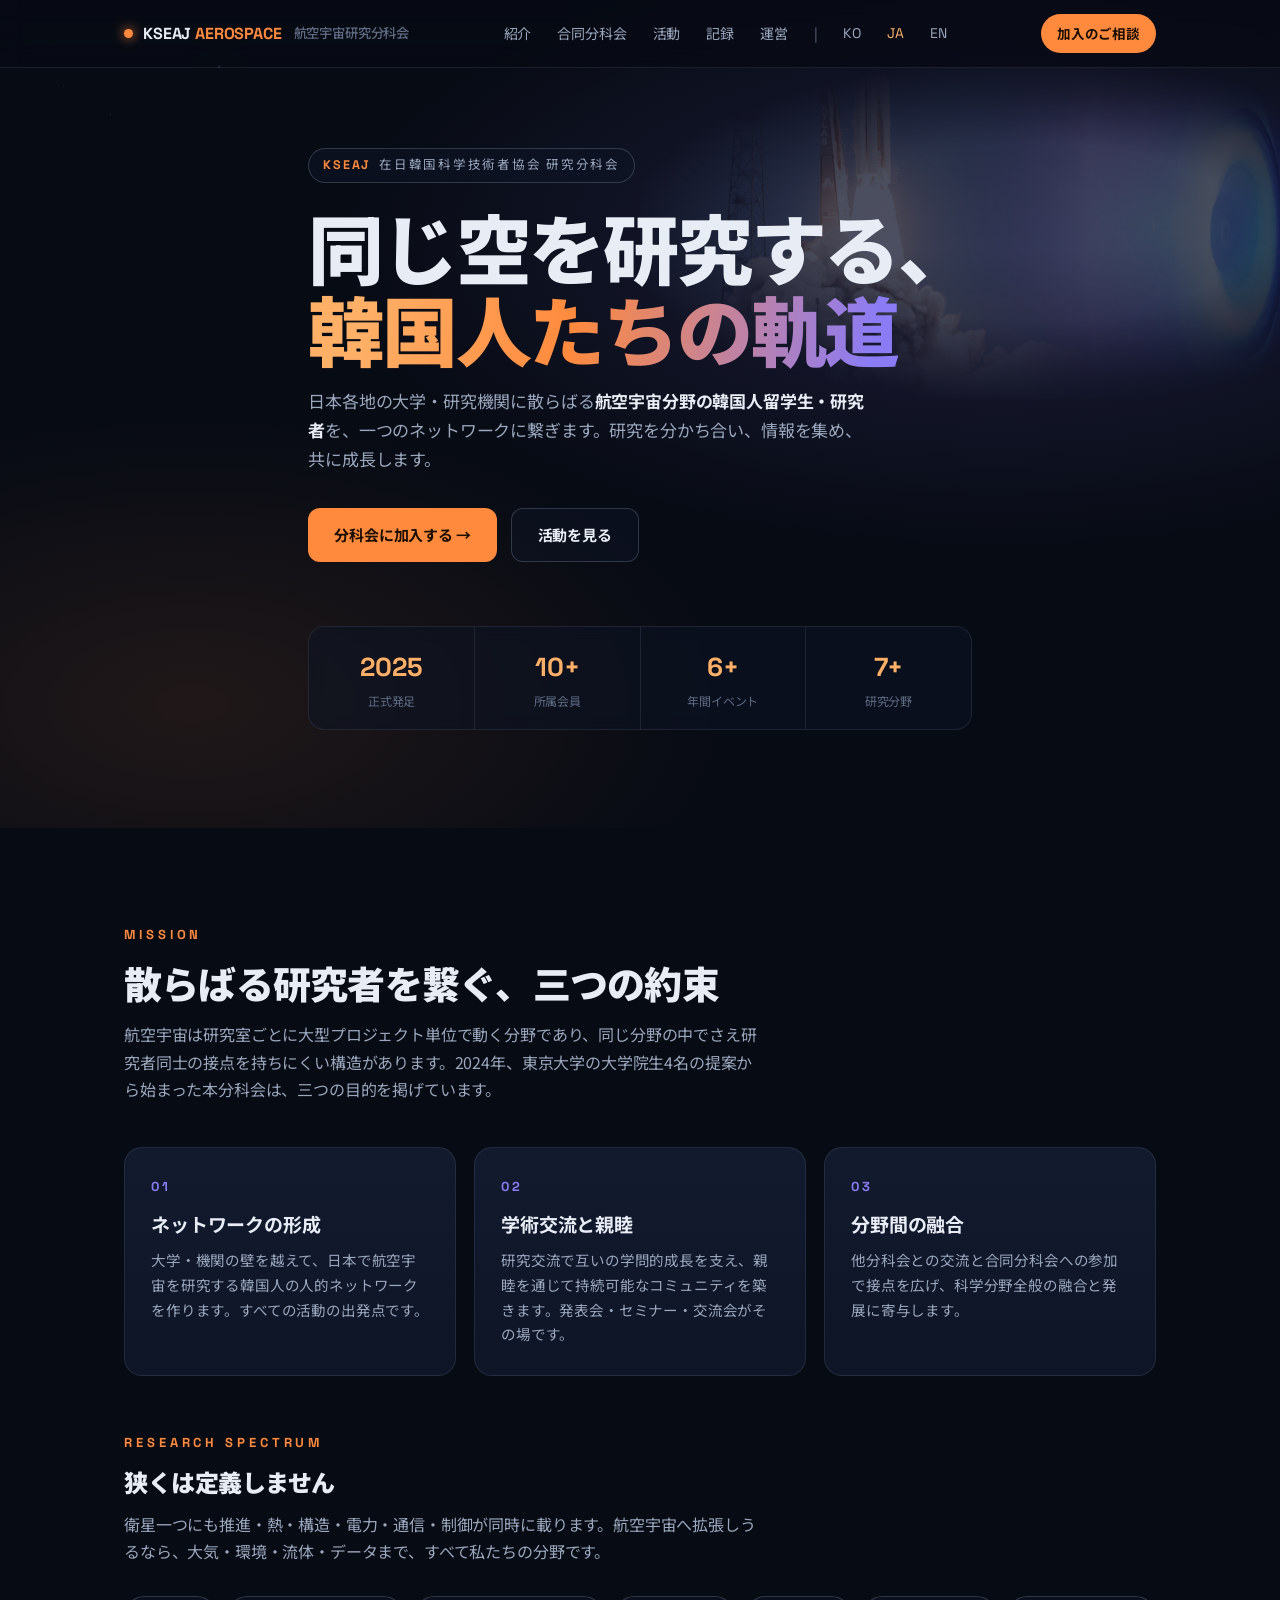
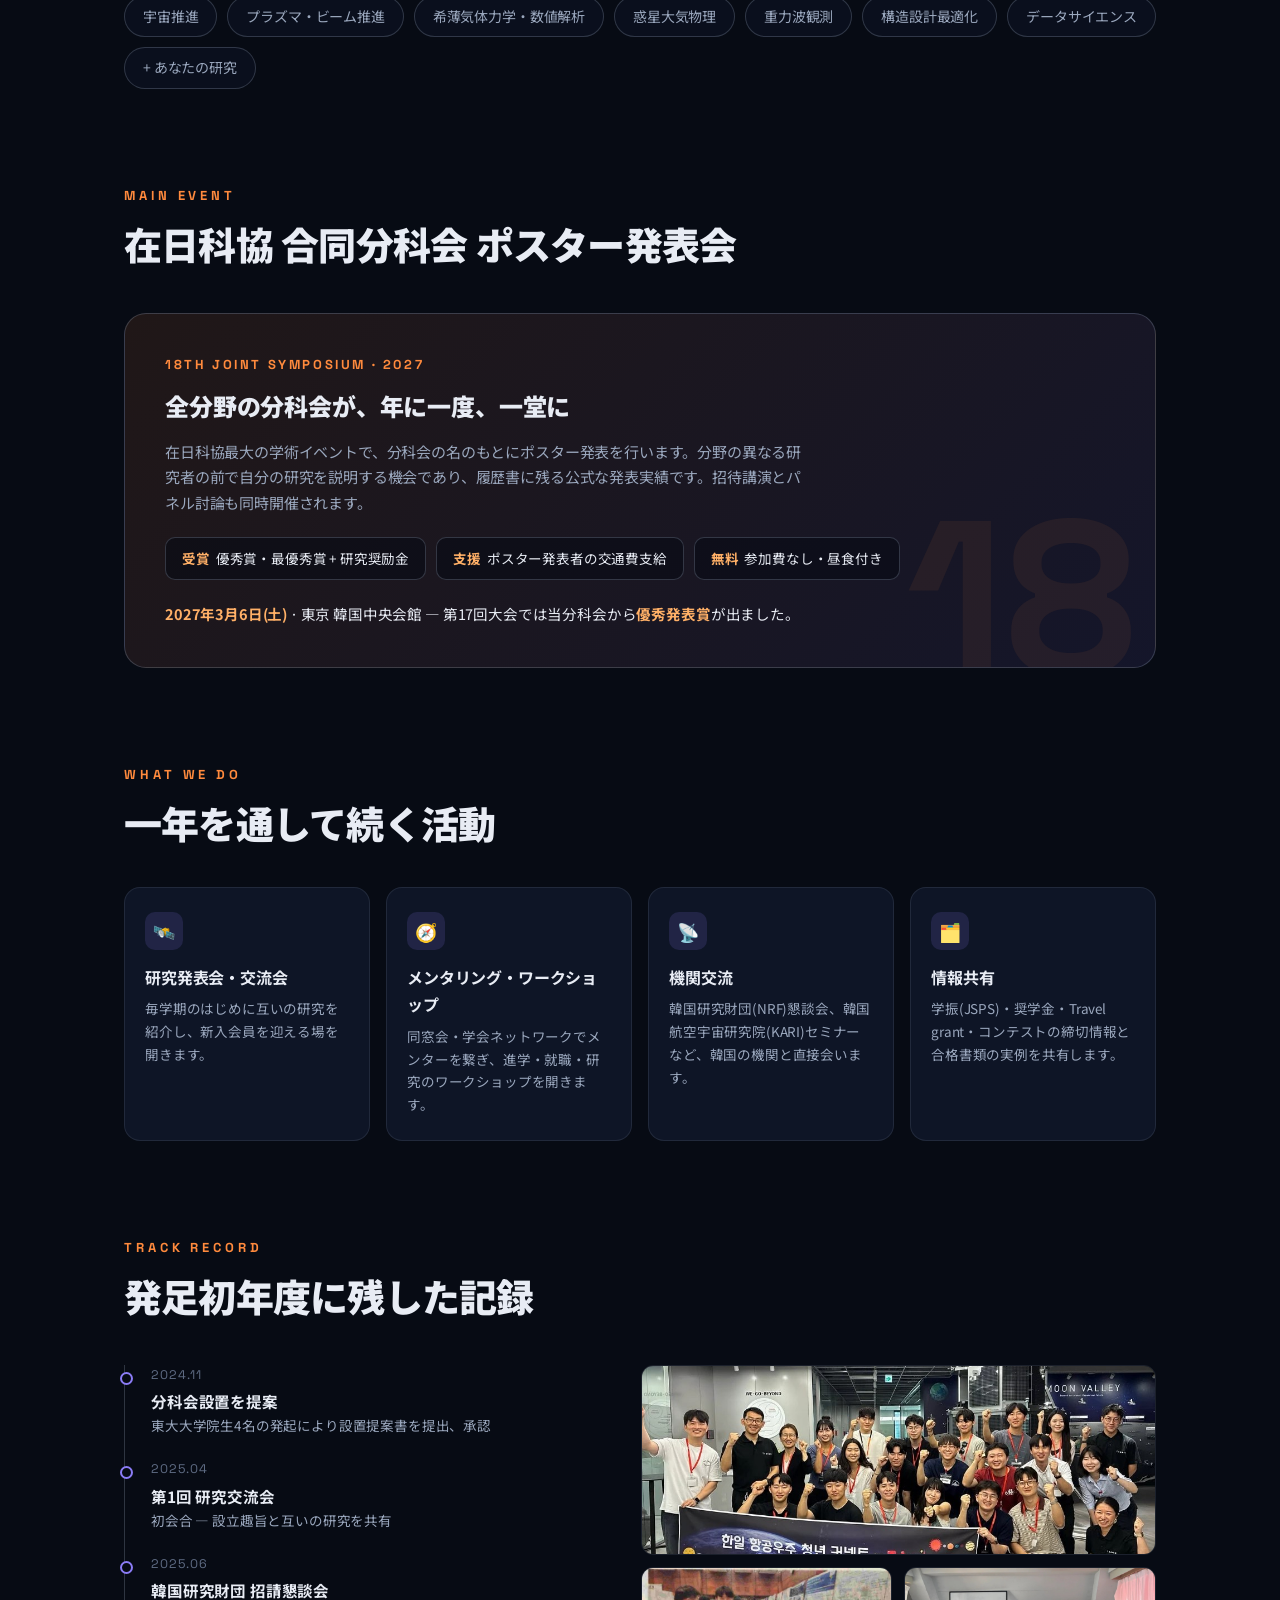
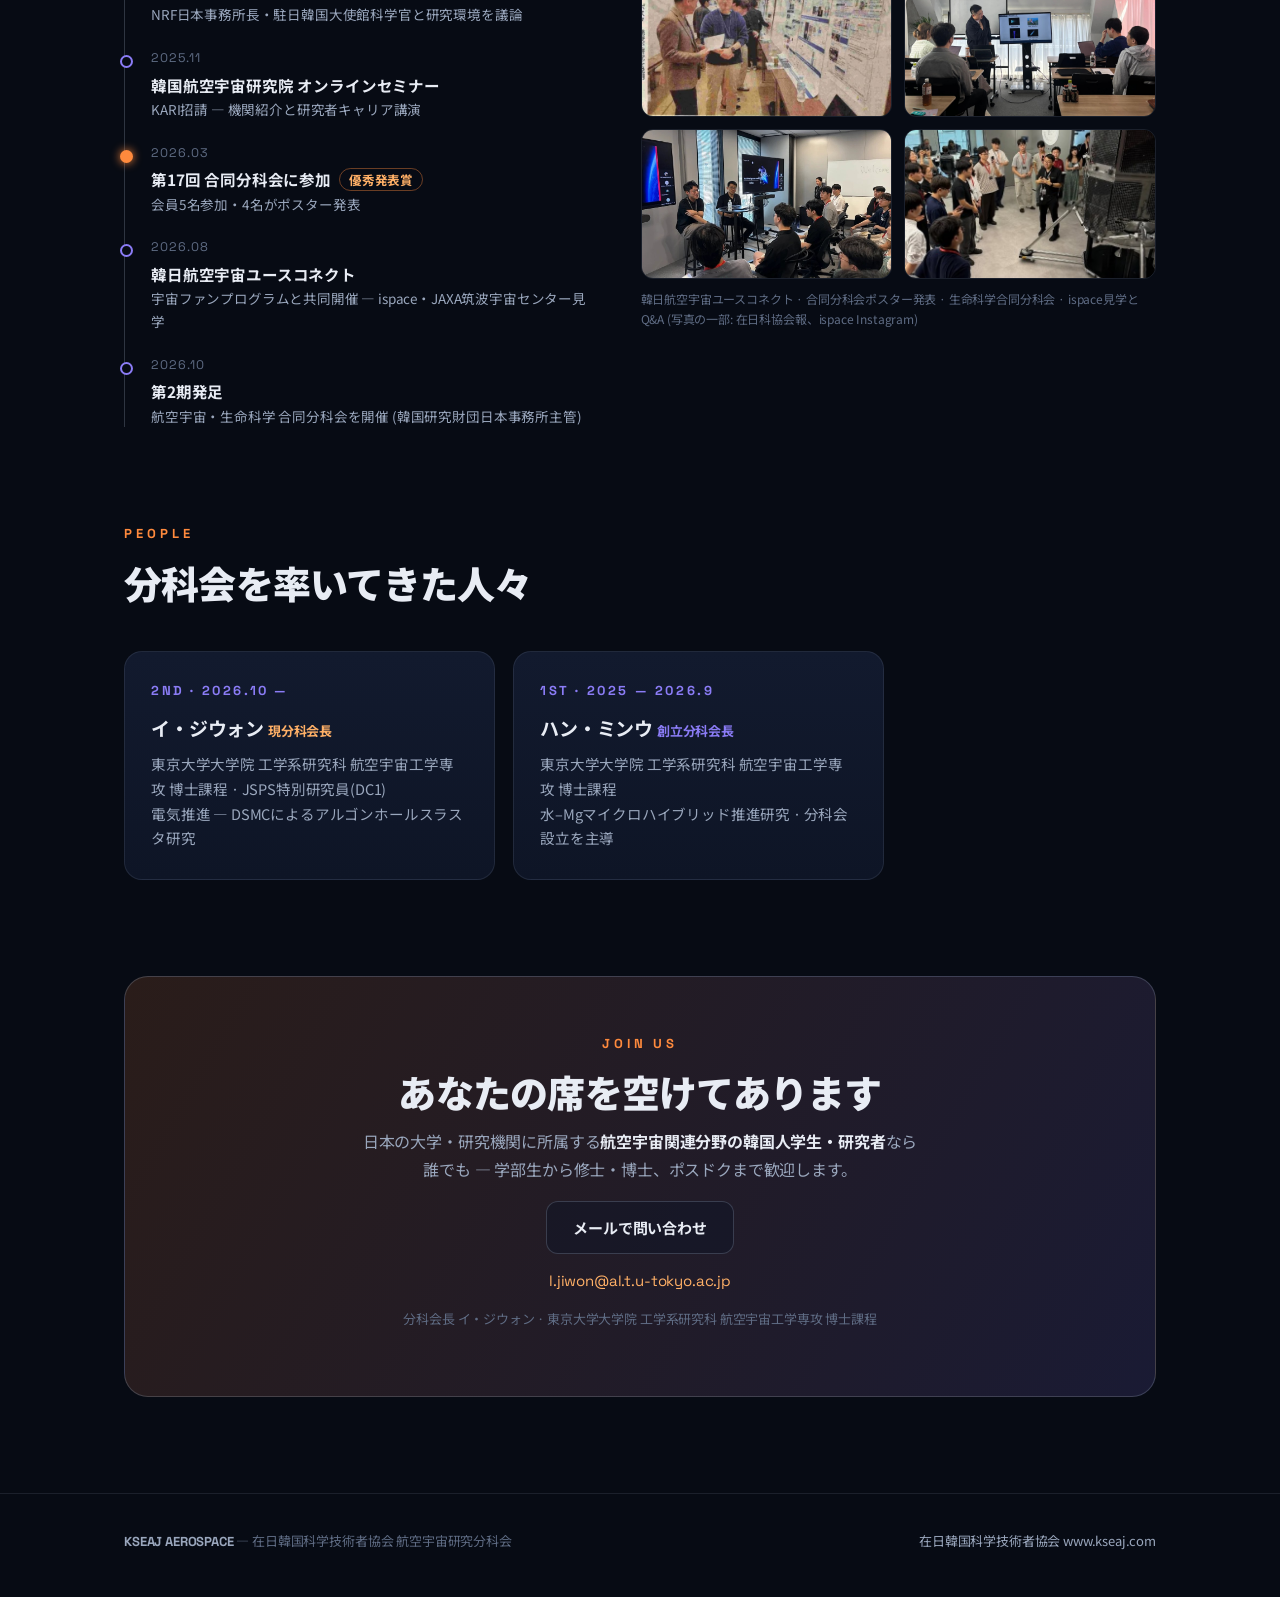
<file: ja.html>
<!doctype html>
<html lang="ja">
<head>
<meta charset="utf-8">
<meta name="viewport" content="width=device-width,initial-scale=1">
<title>航空宇宙研究分科会 — 在日韓国科学技術者協会</title>
<meta name="description" content="日本で航空宇宙を研究する韓国人留学生・研究者のネットワーク。在日韓国科学技術者協会(KSEAJ)航空宇宙研究分科会。">
<link rel="preconnect" href="https://fonts.googleapis.com">
<link href="https://fonts.googleapis.com/css2?family=Noto+Sans+KR:wght@400;500;700;900&family=Noto+Sans+JP:wght@400;500;700;900&family=Space+Grotesk:wght@500;700&display=swap" rel="stylesheet">
<link rel="stylesheet" href="style.css">
<style>body{font-family:"Noto Sans JP","Noto Sans KR",sans-serif}</style>
</head>
<body>

<nav><div class="in">
  <a class="brand" href="#top"><span class="dot"></span><span class="en">KSEAJ <b style="color:var(--flame)">AEROSPACE</b></span><small>航空宇宙研究分科会</small></a>
  <div class="links">
    <a href="#about">紹介</a><a href="#event">合同分科会</a><a href="#activity">活動</a><a href="#history">記録</a><a href="#people">運営</a>
    <span style="color:var(--dim)">|</span>
    <a class="en" href="index.html">KO</a><a class="en" href="ja.html" style="color:var(--flame2)">JA</a><a class="en" href="en.html">EN</a>
  </div>
  <a class="join" href="#join">加入のご相談</a>
</div></nav>

<header class="hero" id="top">
  <canvas id="stars"></canvas>
  <img class="glow" src="img/hero.jpg" alt="">
  <div class="wrap in">
    <span class="kick en"><b>KSEAJ</b> 在日韓国科学技術者協会 研究分科会</span>
    <h1>同じ空を研究する、<br><span class="grad">韓国人たちの軌道</span></h1>
    <p class="lead">日本各地の大学・研究機関に散らばる<b>航空宇宙分野の韓国人留学生・研究者</b>を、一つのネットワークに繋ぎます。研究を分かち合い、情報を集め、共に成長します。</p>
    <div class="cta">
      <a class="btn pri" href="#join">分科会に加入する →</a>
      <a class="btn sec" href="#activity">活動を見る</a>
    </div>
    <div class="stats">
      <div class="stat"><div class="n en">2025</div><div class="l">正式発足</div></div>
      <div class="stat"><div class="n en">10+</div><div class="l">所属会員</div></div>
      <div class="stat"><div class="n en">6+</div><div class="l">年間イベント</div></div>
      <div class="stat"><div class="n en">7+</div><div class="l">研究分野</div></div>
    </div>
  </div>
</header>

<section id="about"><div class="wrap">
  <div class="reveal">
    <div class="sec-kick en">MISSION</div>
    <h2>散らばる研究者を繋ぐ、三つの約束</h2>
    <p class="sec-sub">航空宇宙は研究室ごとに大型プロジェクト単位で動く分野であり、同じ分野の中でさえ研究者同士の接点を持ちにくい構造があります。2024年、東京大学の大学院生4名の提案から始まった本分科会は、三つの目的を掲げています。</p>
  </div>
  <div class="cards3">
    <div class="card reveal"><div class="num en">01</div><h3>ネットワークの形成</h3><p>大学・機関の壁を越えて、日本で航空宇宙を研究する韓国人の人的ネットワークを作ります。すべての活動の出発点です。</p></div>
    <div class="card reveal"><div class="num en">02</div><h3>学術交流と親睦</h3><p>研究交流で互いの学問的成長を支え、親睦を通じて持続可能なコミュニティを築きます。発表会・セミナー・交流会がその場です。</p></div>
    <div class="card reveal"><div class="num en">03</div><h3>分野間の融合</h3><p>他分科会との交流と合同分科会への参加で接点を広げ、科学分野全般の融合と発展に寄与します。</p></div>
  </div>
  <div class="reveal" style="margin-top:56px">
    <div class="sec-kick en">RESEARCH SPECTRUM</div>
    <h2 style="font-size:24px">狭くは定義しません</h2>
    <p class="sec-sub">衛星一つにも推進・熱・構造・電力・通信・制御が同時に載ります。航空宇宙へ拡張しうるなら、大気・環境・流体・データまで、すべて私たちの分野です。</p>
    <div class="chips">
      <span class="chip">宇宙推進</span><span class="chip">プラズマ・ビーム推進</span><span class="chip">希薄気体力学・数値解析</span><span class="chip">惑星大気物理</span><span class="chip">重力波観測</span><span class="chip">構造設計最適化</span><span class="chip">データサイエンス</span><span class="chip">+ あなたの研究</span>
    </div>
  </div>
</div></section>

<section id="event" style="padding-top:0"><div class="wrap">
  <div class="reveal">
    <div class="sec-kick en">MAIN EVENT</div>
    <h2>在日科協 合同分科会 ポスター発表会</h2>
  </div>
  <div class="event reveal">
    <h3><small class="en">18TH JOINT SYMPOSIUM · 2027</small>全分野の分科会が、年に一度、一堂に</h3>
    <p>在日科協最大の学術イベントで、分科会の名のもとにポスター発表を行います。分野の異なる研究者の前で自分の研究を説明する機会であり、履歴書に残る公式な発表実績です。招待講演とパネル討論も同時開催されます。</p>
    <div class="tags">
      <span class="tag"><b>受賞</b>優秀賞・最優秀賞 + 研究奨励金</span>
      <span class="tag"><b>支援</b>ポスター発表者の交通費支給</span>
      <span class="tag"><b>無料</b>参加費なし・昼食付き</span>
    </div>
    <div class="meta"><b>2027年3月6日(土)</b> · 東京 韓国中央会館 — 第17回大会では当分科会から<b>優秀発表賞</b>が出ました。</div>
  </div>
</div></section>

<section id="activity" style="padding-top:0"><div class="wrap">
  <div class="reveal">
    <div class="sec-kick en">WHAT WE DO</div>
    <h2>一年を通して続く活動</h2>
  </div>
  <div class="acts">
    <div class="act reveal"><div class="ic">🛰️</div><h4>研究発表会・交流会</h4><p>毎学期のはじめに互いの研究を紹介し、新入会員を迎える場を開きます。</p></div>
    <div class="act reveal"><div class="ic">🧭</div><h4>メンタリング・ワークショップ</h4><p>同窓会・学会ネットワークでメンターを繋ぎ、進学・就職・研究のワークショップを開きます。</p></div>
    <div class="act reveal"><div class="ic">📡</div><h4>機関交流</h4><p>韓国研究財団(NRF)懇談会、韓国航空宇宙研究院(KARI)セミナーなど、韓国の機関と直接会います。</p></div>
    <div class="act reveal"><div class="ic">🗂️</div><h4>情報共有</h4><p>学振(JSPS)・奨学金・Travel grant・コンテストの締切情報と合格書類の実例を共有します。</p></div>
  </div>
</div></section>

<section id="history" style="padding-top:0"><div class="wrap">
  <div class="reveal">
    <div class="sec-kick en">TRACK RECORD</div>
    <h2>発足初年度に残した記録</h2>
  </div>
  <div class="history">
    <div class="tl reveal">
      <div class="item"><div class="d">2024.11</div><div class="t">分科会設置を提案</div><div class="s">東大大学院生4名の発起により設置提案書を提出、承認</div></div>
      <div class="item"><div class="d">2025.04</div><div class="t">第1回 研究交流会</div><div class="s">初会合 — 設立趣旨と互いの研究を共有</div></div>
      <div class="item"><div class="d">2025.06</div><div class="t">韓国研究財団 招請懇談会</div><div class="s">NRF日本事務所長・駐日韓国大使館科学官と研究環境を議論</div></div>
      <div class="item"><div class="d">2025.11</div><div class="t">韓国航空宇宙研究院 オンラインセミナー</div><div class="s">KARI招請 — 機関紹介と研究者キャリア講演</div></div>
      <div class="item hot"><div class="d">2026.03</div><div class="t">第17回 合同分科会に参加<span class="win">優秀発表賞</span></div><div class="s">会員5名参加・4名がポスター発表</div></div>
      <div class="item"><div class="d">2026.08</div><div class="t">韓日航空宇宙ユースコネクト</div><div class="s">宇宙ファンプログラムと共同開催 — ispace・JAXA筑波宇宙センター見学</div></div>
      <div class="item"><div class="d">2026.10</div><div class="t">第2期発足</div><div class="s">航空宇宙・生命科学 合同分科会を開催 (韓国研究財団日本事務所主管)</div></div>
    </div>
    <div class="reveal">
      <div class="gal">
        <div class="wide"><img src="img/act3a.jpg" alt="韓日航空宇宙ユースコネクト in Tokyo"></div>
        <img src="img/act1.jpg" alt="合同分科会ポスター発表">
        <img src="img/act2.jpg" alt="航空宇宙・生命科学合同分科会">
        <img src="img/act3b.jpg" alt="ispace Q&A">
        <img src="img/act3c.jpg" alt="ispace 衛星見学">
      </div>
      <div class="gal-cap">韓日航空宇宙ユースコネクト · 合同分科会ポスター発表 · 生命科学合同分科会 · ispace見学とQ&amp;A (写真の一部: 在日科協会報、ispace Instagram)</div>
    </div>
  </div>
</div></section>

<section id="people" style="padding-top:0"><div class="wrap">
  <div class="reveal">
    <div class="sec-kick en">PEOPLE</div>
    <h2>分科会を率いてきた人々</h2>
  </div>
  <div class="cards3" style="grid-template-columns:repeat(2,1fr);max-width:760px">
    <div class="card reveal">
      <div class="num en">2ND · 2026.10 —</div>
      <h3>イ・ジウォン <span style="font-size:13px;color:var(--flame2);font-weight:700">現分科会長</span></h3>
      <p>東京大学大学院 工学系研究科 航空宇宙工学専攻 博士課程 · JSPS特別研究員(DC1)<br>電気推進 — DSMCによるアルゴンホールスラスタ研究</p>
    </div>
    <div class="card reveal">
      <div class="num en">1ST · 2025 — 2026.9</div>
      <h3>ハン・ミンウ <span style="font-size:13px;color:var(--plume);font-weight:700">創立分科会長</span></h3>
      <p>東京大学大学院 工学系研究科 航空宇宙工学専攻 博士課程<br>水–Mgマイクロハイブリッド推進研究 · 分科会設立を主導</p>
    </div>
  </div>
</div></section>

<section id="join" style="padding-top:0"><div class="wrap">
  <div class="join-box reveal">
    <div class="sec-kick en" style="letter-spacing:.3em">JOIN US</div>
    <h2>あなたの席を空けてあります</h2>
    <p>日本の大学・研究機関に所属する<b>航空宇宙関連分野の韓国人学生・研究者</b>なら誰でも — 学部生から修士・博士、ポスドクまで歓迎します。</p>
    <p style="margin-top:18px;display:flex;gap:12px;justify-content:center;flex-wrap:wrap">
      <a class="btn pri" id="formBtn" href="#" style="display:none">加入申請フォームへ →</a>
      <a class="btn sec" href="mailto:l.jiwon@al.t.u-tokyo.ac.jp?subject=[航空宇宙分科会] 加入問い合わせ">メールで問い合わせ</a>
    </p>
    <span class="mail">l.jiwon@al.t.u-tokyo.ac.jp</span>
    <p style="font-size:13px;color:var(--dim);margin-top:14px">分科会長 イ・ジウォン · 東京大学大学院 工学系研究科 航空宇宙工学専攻 博士課程</p>
  </div>
</div></section>

<footer><div class="in">
  <div><span class="en" style="color:var(--sub);font-weight:700">KSEAJ AEROSPACE</span> — 在日韓国科学技術者協会 航空宇宙研究分科会</div>
  <div><a href="https://www.kseaj.com" target="_blank" rel="noopener">在日韓国科学技術者協会 www.kseaj.com</a></div>
</div></footer>

<script src="site.js"></script>
</body>
</html>
</file>
<file: style.css>
:root{
  --bg:#070b14;--bg2:#0b1120;--panel:#0e1526;--panel2:#121a2e;
  --line:rgba(148,163,184,.14);--line2:rgba(148,163,184,.28);
  --ink:#e8ecf4;--sub:#9aa7bd;--dim:#5f6c84;
  --flame:#ff8a3d;--flame2:#ffb067;--plume:#8b7cf6;--cyan:#5eead4;
}
*{margin:0;padding:0;box-sizing:border-box}
html{scroll-behavior:smooth}
body{background:var(--bg);color:var(--ink);font-family:"Noto Sans KR",sans-serif;line-height:1.7;letter-spacing:-.01em;overflow-x:hidden}
::selection{background:rgba(255,138,61,.35)}
a{color:inherit;text-decoration:none}
.en{font-family:"Space Grotesk","Noto Sans KR",sans-serif}
.wrap{max-width:1080px;margin:0 auto;padding:0 24px}

/* nav */
nav{position:fixed;top:0;left:0;right:0;z-index:50;backdrop-filter:blur(14px);background:rgba(7,11,20,.72);border-bottom:1px solid var(--line)}
nav .in{max-width:1080px;margin:0 auto;padding:14px 24px;display:flex;align-items:center;justify-content:space-between}
.brand{display:flex;align-items:center;gap:10px;font-weight:700}
.brand .dot{width:9px;height:9px;border-radius:50%;background:var(--flame);box-shadow:0 0 12px var(--flame)}
.brand small{color:var(--dim);font-weight:500;margin-left:2px}
nav .links{display:flex;gap:26px;font-size:14px;color:var(--sub)}
nav .links a:hover{color:var(--ink)}
nav .join{background:var(--flame);color:#1a0e02;font-weight:700;font-size:13.5px;padding:8px 16px;border-radius:999px}
nav .join:hover{background:var(--flame2)}
@media(max-width:760px){nav .links{display:none}}

/* hero */
.hero{position:relative;min-height:92vh;display:flex;align-items:center;overflow:hidden;
  background:radial-gradient(1100px 500px at 78% 30%,rgba(139,124,246,.16),transparent 60%),
             radial-gradient(900px 480px at 15% 85%,rgba(255,138,61,.10),transparent 60%),var(--bg)}
#stars{position:absolute;inset:0;z-index:0}
.hero .glow{position:absolute;right:-12%;top:8%;width:62%;max-width:860px;opacity:.5;z-index:1;
  -webkit-mask-image:radial-gradient(70% 70% at 50% 50%,#000 38%,transparent 75%);
  mask-image:radial-gradient(70% 70% at 50% 50%,#000 38%,transparent 75%)}
.hero .in{position:relative;z-index:2;padding:140px 0 90px}
.kick{display:inline-flex;align-items:center;gap:8px;border:1px solid var(--line2);border-radius:999px;padding:6px 14px;
  font-size:12.5px;color:var(--sub);letter-spacing:.14em;background:rgba(14,21,38,.6)}
.kick b{color:var(--flame);font-weight:700}
h1{font-size:clamp(40px,7vw,76px);font-weight:900;line-height:1.08;letter-spacing:-.03em;margin:22px 0 8px}
h1 .grad{background:linear-gradient(100deg,var(--flame2) 10%,var(--flame) 45%,var(--plume) 95%);-webkit-background-clip:text;background-clip:text;color:transparent}
.hero p.lead{max-width:560px;color:var(--sub);font-size:17px;margin-top:18px}
.hero p.lead b{color:var(--ink);font-weight:700}
.cta{display:flex;gap:14px;margin-top:34px;flex-wrap:wrap}
.btn{display:inline-flex;align-items:center;gap:8px;padding:13px 26px;border-radius:12px;font-weight:700;font-size:15px;transition:.2s}
.btn.pri{background:var(--flame);color:#1a0e02}.btn.pri:hover{background:var(--flame2);transform:translateY(-2px)}
.btn.sec{border:1px solid var(--line2);color:var(--ink);background:rgba(14,21,38,.5)}.btn.sec:hover{border-color:var(--flame);color:var(--flame2)}
.stats{display:flex;gap:0;margin-top:64px;border:1px solid var(--line);border-radius:16px;background:rgba(14,21,38,.55);backdrop-filter:blur(8px);overflow:hidden;max-width:720px}
.stat{flex:1;padding:18px 10px;text-align:center}
.stat+.stat{border-left:1px solid var(--line)}
.stat .n{font-size:26px;font-weight:700;color:var(--flame2)}
.stat .l{font-size:12px;color:var(--dim);margin-top:2px}

/* sections */
section{padding:96px 0;position:relative}
.sec-kick{font-size:13px;letter-spacing:.3em;color:var(--flame);font-weight:700;margin-bottom:12px}
h2{font-size:clamp(26px,3.6vw,38px);font-weight:900;letter-spacing:-.02em;line-height:1.3}
.sec-sub{color:var(--sub);max-width:640px;margin-top:14px}
.js .reveal{opacity:0;transform:translateY(24px);transition:opacity .7s ease,transform .7s ease}
.js .reveal.on{opacity:1;transform:none}

/* about cards */
.cards3{display:grid;grid-template-columns:repeat(3,1fr);gap:18px;margin-top:44px}
@media(max-width:820px){.cards3{grid-template-columns:1fr}}
.card{background:linear-gradient(180deg,var(--panel2),var(--panel));border:1px solid var(--line);border-radius:18px;padding:28px 26px;transition:.25s}
.card:hover{border-color:var(--line2);transform:translateY(-4px)}
.card .num{font-size:13px;color:var(--plume);font-weight:700;letter-spacing:.2em}
.card h3{font-size:19px;font-weight:700;margin:10px 0 8px}
.card p{font-size:14.5px;color:var(--sub)}

/* field chips */
.chips{display:flex;flex-wrap:wrap;gap:10px;margin-top:30px}
.chip{border:1px solid var(--line2);border-radius:999px;padding:8px 18px;font-size:14px;color:var(--sub);background:rgba(14,21,38,.5)}
.chip:hover{color:var(--flame2);border-color:var(--flame)}

/* main event */
.event{background:linear-gradient(135deg,rgba(255,138,61,.10),rgba(139,124,246,.10));border:1px solid var(--line2);border-radius:22px;padding:40px;margin-top:44px;position:relative;overflow:hidden}
.event::after{content:"18";position:absolute;right:18px;bottom:-42px;font-family:"Space Grotesk";font-size:220px;font-weight:700;color:rgba(255,138,61,.07);line-height:1}
.event h3{font-size:24px;font-weight:900}
.event h3 small{display:block;font-size:13px;color:var(--flame);letter-spacing:.2em;margin-bottom:10px;font-weight:700}
.event p{color:var(--sub);max-width:640px;margin-top:12px;font-size:15px}
.tags{display:flex;gap:10px;flex-wrap:wrap;margin-top:22px}
.tag{background:rgba(7,11,20,.6);border:1px solid var(--line2);border-radius:10px;padding:9px 16px;font-size:13.5px}
.tag b{color:var(--flame2);margin-right:6px}
.event .meta{margin-top:22px;font-size:14.5px;color:var(--ink)}
.event .meta b{color:var(--flame2)}

/* activity grid */
.acts{display:grid;grid-template-columns:repeat(4,1fr);gap:16px;margin-top:40px}
@media(max-width:820px){.acts{grid-template-columns:repeat(2,1fr)}}
.act{border:1px solid var(--line);border-radius:16px;padding:24px 20px;background:var(--panel)}
.act .ic{width:38px;height:38px;border-radius:10px;display:flex;align-items:center;justify-content:center;font-size:18px;background:rgba(139,124,246,.15);margin-bottom:14px}
.act h4{font-size:16px;font-weight:700;margin-bottom:6px}
.act p{font-size:13.5px;color:var(--sub)}

/* timeline + gallery */
.history{display:grid;grid-template-columns:1fr 1.1fr;gap:48px;margin-top:44px;align-items:start}
@media(max-width:880px){.history{grid-template-columns:1fr}}
.tl{border-left:1px solid var(--line2);padding-left:26px;display:flex;flex-direction:column;gap:22px}
.tl .item{position:relative}
.tl .item::before{content:"";position:absolute;left:-31px;top:7px;width:9px;height:9px;border-radius:50%;background:var(--bg);border:2px solid var(--plume)}
.tl .item.hot::before{background:var(--flame);border-color:var(--flame);box-shadow:0 0 10px var(--flame)}
.tl .d{font-family:"Space Grotesk";font-size:12.5px;color:var(--dim);letter-spacing:.08em}
.tl .t{font-weight:700;font-size:15.5px;margin-top:2px}
.tl .t .win{color:var(--flame2);font-size:12.5px;border:1px solid rgba(255,138,61,.4);border-radius:999px;padding:1px 9px;margin-left:8px;vertical-align:1px}
.tl .s{font-size:13.5px;color:var(--sub)}
.gal{display:grid;grid-template-columns:repeat(2,1fr);gap:12px}
.gal img{width:100%;height:150px;object-fit:cover;border-radius:12px;border:1px solid var(--line);transition:.25s;display:block}
.gal img:hover{transform:scale(1.03);border-color:var(--flame)}
.gal .wide{grid-column:span 2}.gal .wide img{height:190px}
.gal-cap{font-size:12px;color:var(--dim);margin-top:10px}

/* join */
.join-box{background:linear-gradient(120deg,rgba(255,138,61,.14),rgba(139,124,246,.14));border:1px solid var(--line2);border-radius:24px;padding:56px 40px;text-align:center;position:relative;overflow:hidden}
.join-box h2{margin-bottom:12px}
.join-box p{color:var(--sub);max-width:560px;margin:0 auto 10px}
.join-box p b{color:var(--ink)}
.join-box .mail{font-family:"Space Grotesk";font-size:15px;color:var(--flame2);margin-top:4px;display:inline-block}

/* footer */
footer{border-top:1px solid var(--line);padding:36px 0 44px;color:var(--dim);font-size:13px}
footer .in{max-width:1080px;margin:0 auto;padding:0 24px;display:flex;justify-content:space-between;gap:16px;flex-wrap:wrap}
footer a{color:var(--sub)}footer a:hover{color:var(--flame2)}
</file>
